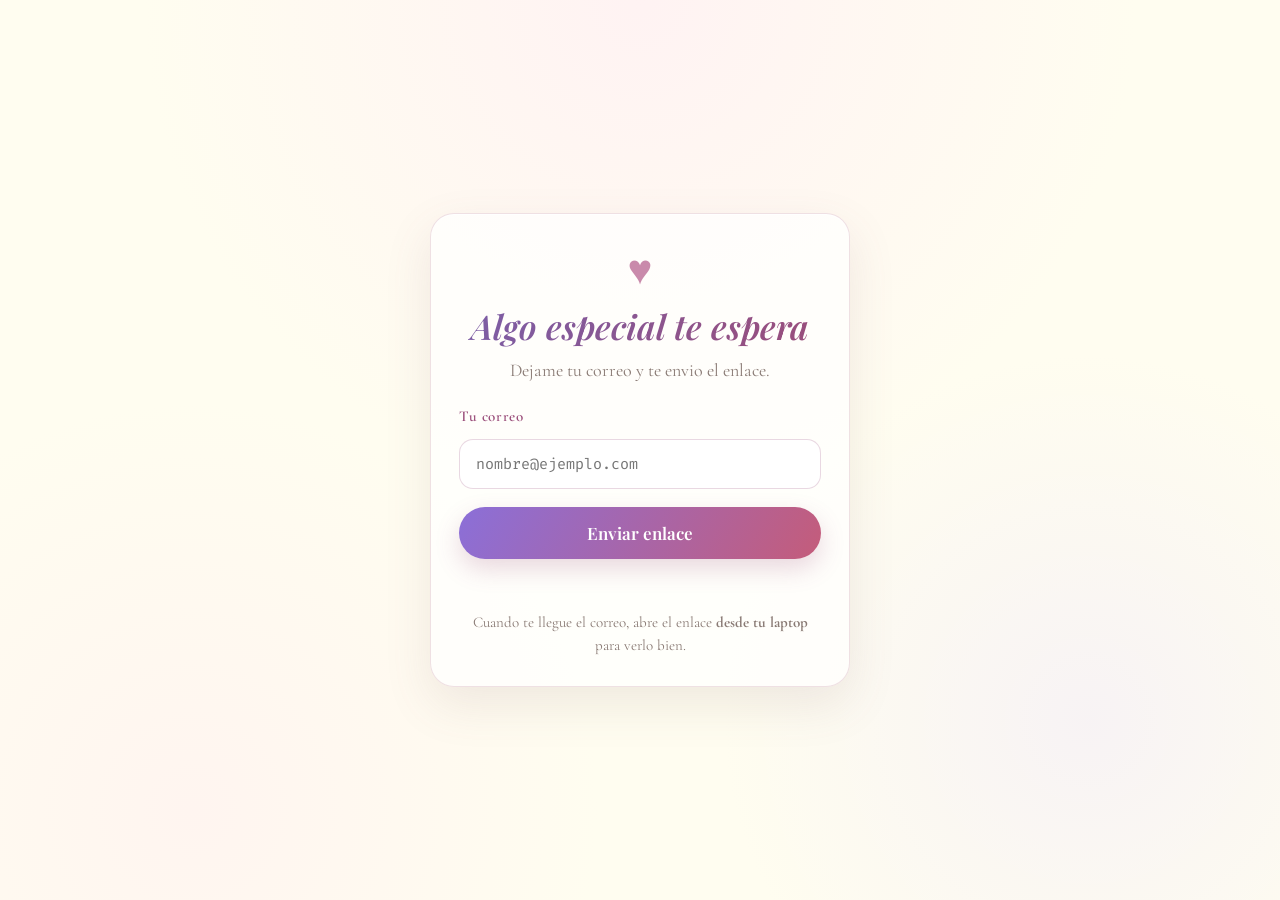
<file: acceso.html>
<!DOCTYPE html>
<html lang="es">
<head>
<meta charset="utf-8" />
<meta name="viewport" content="width=device-width, initial-scale=1.0" />
<meta name="description" content="Dejame tu correo y te envio el enlace" />
<meta name="theme-color" content="#fffdf0" />
<meta name="robots" content="noindex, nofollow" />
<title>El Codigo del amor</title>
<link rel="preconnect" href="https://fonts.googleapis.com" />
<link rel="preconnect" href="https://fonts.gstatic.com" crossorigin />
<link href="https://fonts.googleapis.com/css2?family=Cormorant+Garamond:ital,wght@0,400;0,600;1,400&family=Fira+Code:wght@400;500&family=Playfair+Display:ital,wght@0,500;0,600;1,500&display=swap" rel="stylesheet" />
<link href="css/gate.css" type="text/css" rel="stylesheet" />
</head>
<body class="gate-page">

<main class="gate-card">
	<span class="gate-card__heart" aria-hidden="true">♥</span>
	<h1 class="gate-card__title">Algo especial te espera</h1>
	<p class="gate-card__lead">Dejame tu correo y te envio el enlace.</p>

	<form id="accesoForm" class="gate-form">
		<label for="email">Tu correo</label>
		<input
			type="email"
			id="email"
			name="email"
			placeholder="nombre@ejemplo.com"
			autocomplete="email"
			inputmode="email"
			required
		/>

		<button type="submit">Enviar enlace</button>
	</form>

	<p id="accesoStatus" class="gate-status" role="status"></p>
	<p class="gate-card__note gate-card__note--laptop">
		Cuando te llegue el correo, abre el enlace <strong>desde tu laptop</strong> para verlo bien.
	</p>
</main>

<iframe id="googleScriptFrame" name="googleScriptFrame" title="Envio de correo" style="display:none" aria-hidden="true"></iframe>
<script type="text/javascript" src="js/google-config.js"></script>
<script type="text/javascript" src="js/acceso-envio.js?v=20260625"></script>

</body>
</html>
</file>
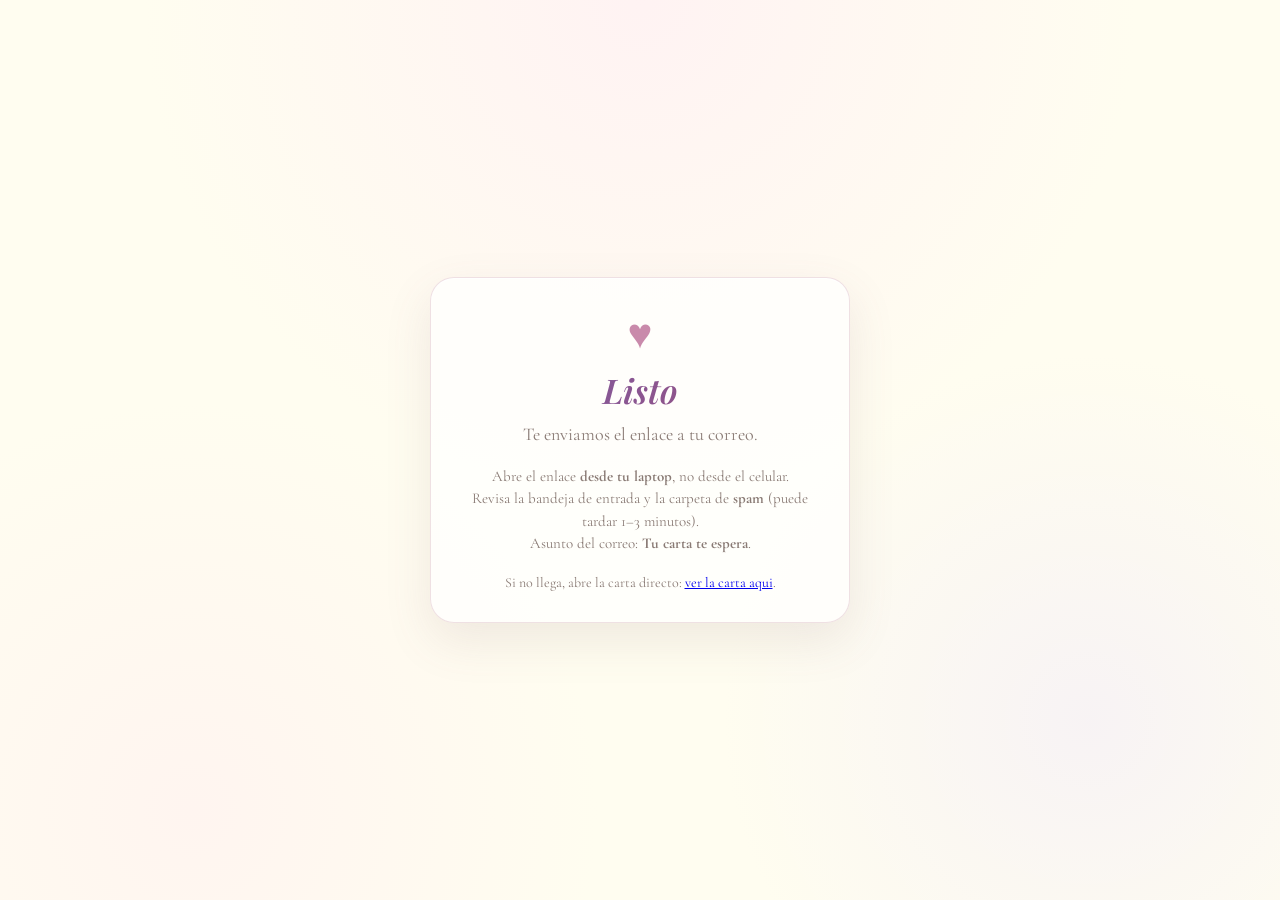
<file: enviado.html>
<!DOCTYPE html>
<html lang="es">
<head>
<meta charset="utf-8" />
<meta name="viewport" content="width=device-width, initial-scale=1.0" />
<meta name="robots" content="noindex, nofollow" />
<title>Enlace enviado</title>
<link rel="preconnect" href="https://fonts.googleapis.com" />
<link rel="preconnect" href="https://fonts.gstatic.com" crossorigin />
<link href="https://fonts.googleapis.com/css2?family=Cormorant+Garamond:ital,wght@0,400;0,600;1,400&family=Playfair+Display:ital,wght@0,500;0,600;1,500&display=swap" rel="stylesheet" />
<link href="css/gate.css" type="text/css" rel="stylesheet" />
</head>
<body class="gate-page">

<main class="gate-card gate-card--success">
	<span class="gate-card__heart" aria-hidden="true">♥</span>
	<h1 class="gate-card__title">Listo</h1>
	<p class="gate-card__lead">Te enviamos el enlace a tu correo.</p>
	<p class="gate-card__note gate-card__note--laptop">
		Abre el enlace <strong>desde tu laptop</strong>, no desde el celular.<br />
		Revisa la bandeja de entrada y la carpeta de <strong>spam</strong> (puede tardar 1–3 minutos).<br />
		Asunto del correo: <strong>Tu carta te espera</strong>.
	</p>
	<p class="gate-card__note">
		Si no llega, abre la carta directo:
		<a href="index.html?v=20260625">ver la carta aqui</a>.
	</p>
</main>

</body>
</html>
</file>
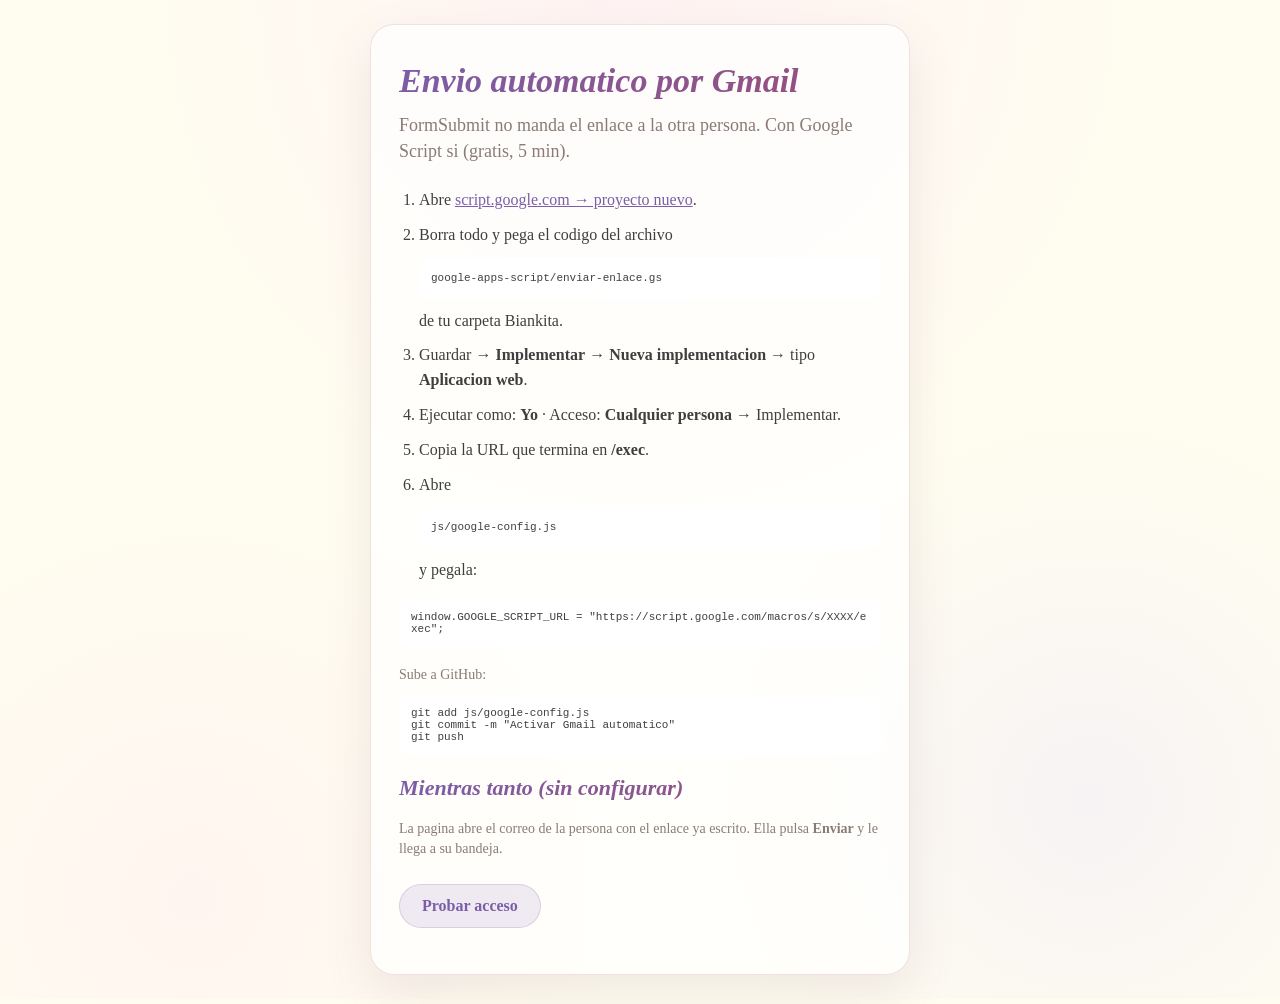
<file: setup-google.html>
<!DOCTYPE html>
<html lang="es">
<head>
<meta charset="utf-8" />
<meta name="viewport" content="width=device-width, initial-scale=1.0" />
<title>Configurar envio automatico (Gmail)</title>
<link href="css/gate.css" type="text/css" rel="stylesheet" />
<style>
.setup { width: min(100%, 540px); text-align: left; }
.setup ol { padding-left: 20px; line-height: 1.55; }
.setup li { margin-bottom: 10px; }
.setup pre, .setup code {
	display: block;
	margin: 10px 0;
	padding: 12px;
	border-radius: 10px;
	background: rgba(255,255,255,0.9);
	font-family: "Fira Code", Consolas, monospace;
	font-size: 11px;
	white-space: pre-wrap;
	word-break: break-all;
}
.setup a { color: #7b5ea7; }
</style>
</head>
<body class="gate-page">

<main class="gate-card setup">
	<h1 class="gate-card__title">Envio automatico por Gmail</h1>
	<p class="gate-card__lead">FormSubmit no manda el enlace a la otra persona. Con Google Script si (gratis, 5 min).</p>

	<ol>
		<li>Abre <a href="https://script.google.com/home/projects/create" target="_blank" rel="noopener">script.google.com → proyecto nuevo</a>.</li>
		<li>Borra todo y pega el codigo del archivo <code>google-apps-script/enviar-enlace.gs</code> de tu carpeta Biankita.</li>
		<li>Guardar → <strong>Implementar</strong> → <strong>Nueva implementacion</strong> → tipo <strong>Aplicacion web</strong>.</li>
		<li>Ejecutar como: <strong>Yo</strong> · Acceso: <strong>Cualquier persona</strong> → Implementar.</li>
		<li>Copia la URL que termina en <strong>/exec</strong>.</li>
		<li>Abre <code>js/google-config.js</code> y pegala:</li>
	</ol>

	<pre>window.GOOGLE_SCRIPT_URL = "https://script.google.com/macros/s/XXXX/exec";</pre>

	<p class="gate-card__note">Sube a GitHub:</p>
	<pre>git add js/google-config.js
git commit -m "Activar Gmail automatico"
git push</pre>

	<h2 class="gate-card__title" style="font-size:22px;margin-top:20px;">Mientras tanto (sin configurar)</h2>
	<p class="gate-card__note">La pagina abre el correo de la persona con el enlace ya escrito. Ella pulsa <strong>Enviar</strong> y le llega a su bandeja.</p>

	<p style="margin-top:18px"><a class="gate-link-btn" href="acceso.html">Probar acceso</a></p>
</main>

</body>
</html>
</file>
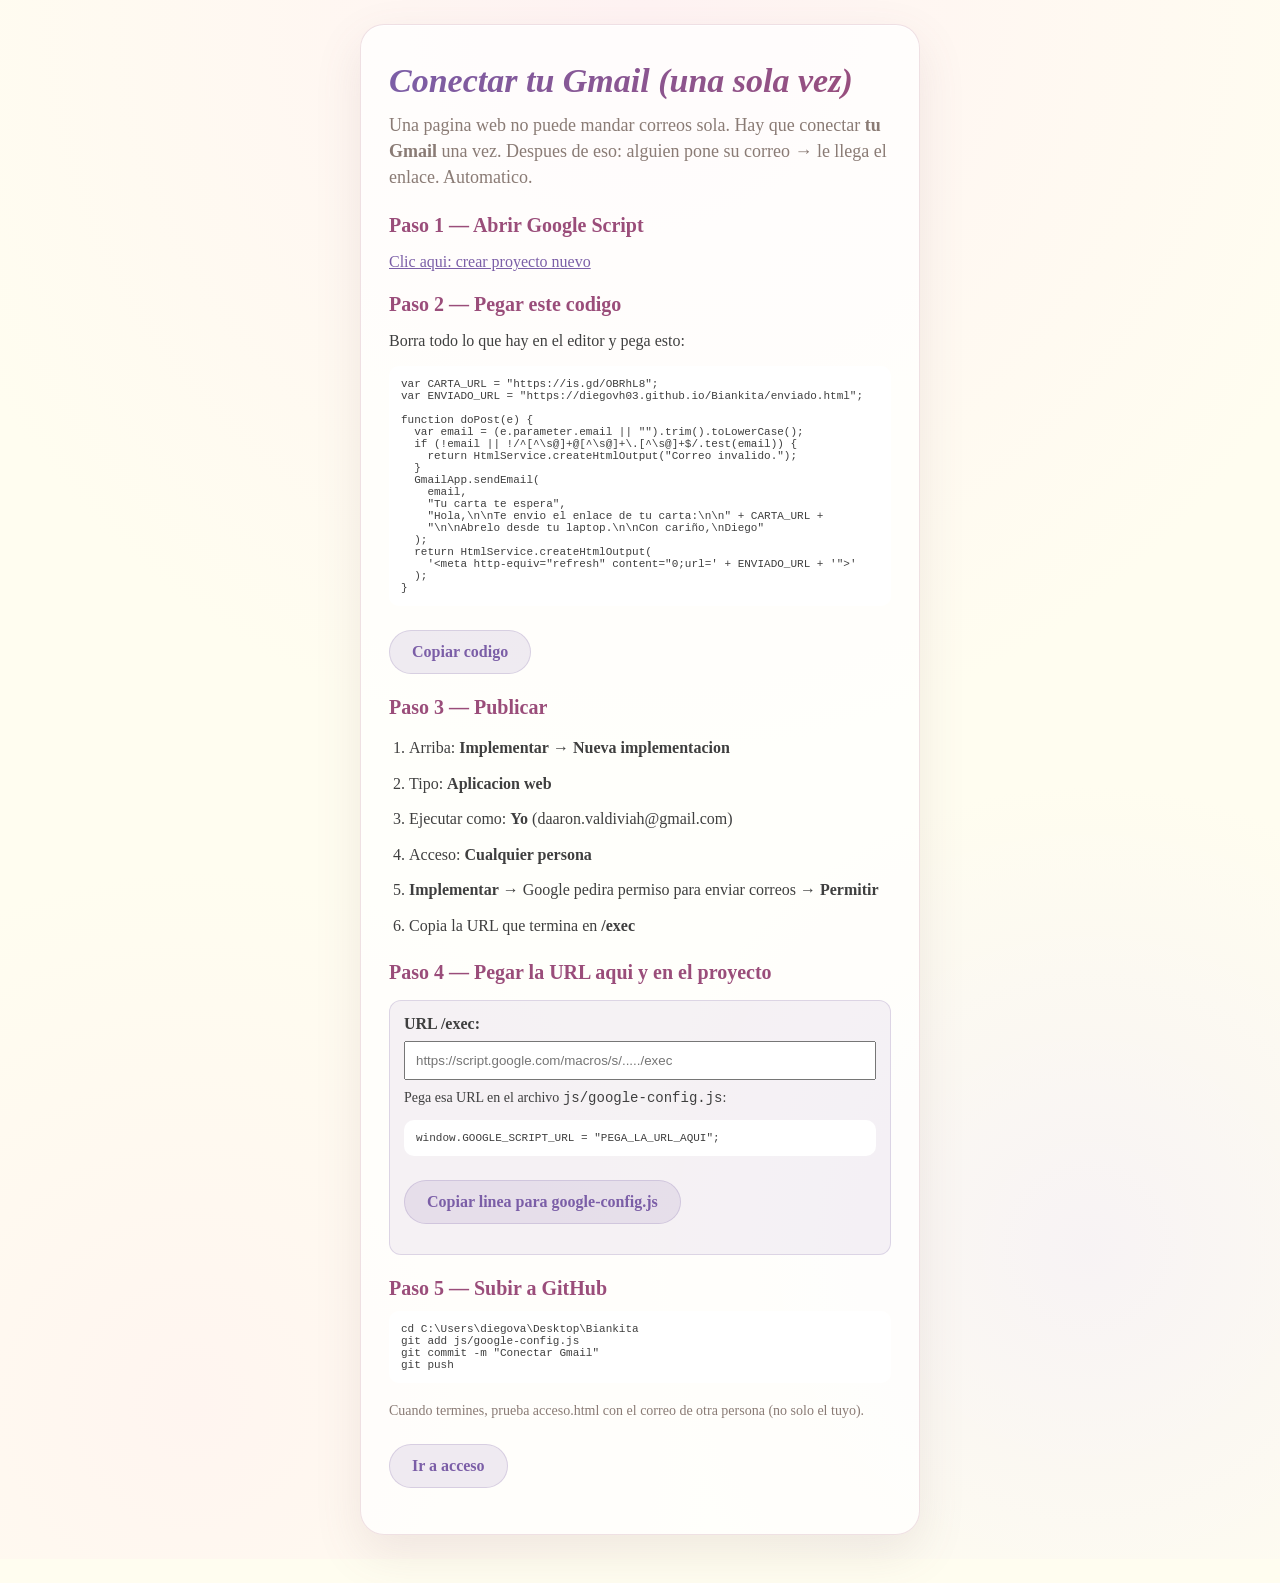
<file: setup.html>
<!DOCTYPE html>
<html lang="es">
<head>
<meta charset="utf-8" />
<meta name="viewport" content="width=device-width, initial-scale=1.0" />
<title>Conectar Gmail — 5 minutos</title>
<link href="css/gate.css" type="text/css" rel="stylesheet" />
<style>
.setup { width: min(100%, 560px); text-align: left; }
.setup h2 { font-size: 20px; margin: 22px 0 10px; color: #9a4d7a; }
.setup ol { padding-left: 20px; line-height: 1.6; }
.setup li { margin-bottom: 10px; }
.setup pre {
	padding: 12px;
	border-radius: 10px;
	background: #fff;
	font-size: 11px;
	overflow-x: auto;
	white-space: pre-wrap;
	word-break: break-all;
}
.setup a { color: #7b5ea7; }
.setup-box {
	margin-top: 16px;
	padding: 14px;
	border-radius: 12px;
	background: rgba(123, 94, 167, 0.08);
	border: 1px solid rgba(123, 94, 167, 0.2);
}
</style>
</head>
<body class="gate-page">

<main class="gate-card setup">
	<h1 class="gate-card__title">Conectar tu Gmail (una sola vez)</h1>
	<p class="gate-card__lead">
		Una pagina web no puede mandar correos sola. Hay que conectar <strong>tu Gmail</strong> una vez.
		Despues de eso: alguien pone su correo → le llega el enlace. Automatico.
	</p>

	<h2>Paso 1 — Abrir Google Script</h2>
	<p><a href="https://script.google.com/home/projects/create" target="_blank" rel="noopener">Clic aqui: crear proyecto nuevo</a></p>

	<h2>Paso 2 — Pegar este codigo</h2>
	<p>Borra todo lo que hay en el editor y pega esto:</p>
	<pre id="scriptCode">var CARTA_URL = "https://is.gd/OBRhL8";
var ENVIADO_URL = "https://diegovh03.github.io/Biankita/enviado.html";

function doPost(e) {
  var email = (e.parameter.email || "").trim().toLowerCase();
  if (!email || !/^[^\s@]+@[^\s@]+\.[^\s@]+$/.test(email)) {
    return HtmlService.createHtmlOutput("Correo invalido.");
  }
  GmailApp.sendEmail(
    email,
    "Tu carta te espera",
    "Hola,\n\nTe envio el enlace de tu carta:\n\n" + CARTA_URL +
    "\n\nAbrelo desde tu laptop.\n\nCon cariño,\nDiego"
  );
  return HtmlService.createHtmlOutput(
    '&lt;meta http-equiv="refresh" content="0;url=' + ENVIADO_URL + '"&gt;'
  );
}</pre>
	<p><button type="button" class="gate-link-btn" id="copyCode">Copiar codigo</button></p>

	<h2>Paso 3 — Publicar</h2>
	<ol>
		<li>Arriba: <strong>Implementar</strong> → <strong>Nueva implementacion</strong></li>
		<li>Tipo: <strong>Aplicacion web</strong></li>
		<li>Ejecutar como: <strong>Yo</strong> (daaron.valdiviah@gmail.com)</li>
		<li>Acceso: <strong>Cualquier persona</strong></li>
		<li><strong>Implementar</strong> → Google pedira permiso para enviar correos → <strong>Permitir</strong></li>
		<li>Copia la URL que termina en <strong>/exec</strong></li>
	</ol>

	<h2>Paso 4 — Pegar la URL aqui y en el proyecto</h2>
	<div class="setup-box">
		<label for="execUrl"><strong>URL /exec:</strong></label><br />
		<input type="url" id="execUrl" style="width:100%;margin-top:8px;padding:10px;" placeholder="https://script.google.com/macros/s/...../exec" />
		<p style="margin-top:10px;font-size:14px;">Pega esa URL en el archivo <code>js/google-config.js</code>:</p>
		<pre id="configPreview">window.GOOGLE_SCRIPT_URL = "PEGA_LA_URL_AQUI";</pre>
		<p><button type="button" class="gate-link-btn" id="copyConfig">Copiar linea para google-config.js</button></p>
	</div>

	<h2>Paso 5 — Subir a GitHub</h2>
	<pre>cd C:\Users\diegova\Desktop\Biankita
git add js/google-config.js
git commit -m "Conectar Gmail"
git push</pre>

	<p class="gate-card__note">Cuando termines, prueba acceso.html con el correo de otra persona (no solo el tuyo).</p>
	<p><a class="gate-link-btn" href="acceso.html">Ir a acceso</a></p>
</main>

<script>
(function () {
	var execInput = document.getElementById("execUrl");
	var configPreview = document.getElementById("configPreview");

	function updatePreview() {
		var url = execInput.value.trim() || "PEGA_LA_URL_AQUI";
		configPreview.textContent = 'window.GOOGLE_SCRIPT_URL = "' + url + '";';
	}

	execInput.addEventListener("input", updatePreview);

	document.getElementById("copyCode").addEventListener("click", function () {
		copyText(document.getElementById("scriptCode").textContent);
	});

	document.getElementById("copyConfig").addEventListener("click", function () {
		copyText(configPreview.textContent);
	});

	function copyText(text) {
		if (navigator.clipboard) {
			navigator.clipboard.writeText(text);
		}
	}
})();
</script>

</body>
</html>
</file>
<file: css/gate.css>
:root {
	--cream: #fffdf0;
	--text: #3f3f3f;
	--muted: #8a7b75;
	--accent: #9a4d7a;
	--lila: #7b5ea7;
	--card-bg: rgba(255, 255, 255, 0.72);
	--card-border: rgba(180, 120, 140, 0.22);
}

* {
	box-sizing: border-box;
}

body.gate-page {
	margin: 0;
	min-height: 100vh;
	display: flex;
	align-items: center;
	justify-content: center;
	padding: 24px 16px;
	font-family: "Cormorant Garamond", Georgia, serif;
	color: var(--text);
	background:
		radial-gradient(circle at 50% 0%, rgba(255, 236, 245, 0.6) 0%, transparent 45%),
		radial-gradient(circle at 15% 90%, rgba(255, 230, 240, 0.35) 0%, transparent 30%),
		radial-gradient(circle at 85% 80%, rgba(230, 220, 255, 0.3) 0%, transparent 28%),
		var(--cream);
}

.gate-card {
	width: min(100%, 420px);
	padding: 36px 28px 30px;
	border-radius: 24px;
	background: var(--card-bg);
	border: 1px solid var(--card-border);
	box-shadow:
		0 18px 48px rgba(120, 90, 100, 0.12),
		inset 0 1px 0 rgba(255, 255, 255, 0.9);
	text-align: center;
	animation: gateFade 0.9s ease both;
}

.gate-card__heart {
	display: block;
	margin: 0 auto 14px;
	font-size: 42px;
	line-height: 1;
	color: #c98aab;
	animation: gateHeart 2.6s ease-in-out infinite;
}

.gate-card__title {
	margin: 0 0 10px;
	font-family: "Playfair Display", Georgia, serif;
	font-size: clamp(28px, 6vw, 34px);
	font-weight: 600;
	font-style: italic;
	line-height: 1.2;
	background: linear-gradient(120deg, var(--lila) 0%, var(--accent) 100%);
	-webkit-background-clip: text;
	background-clip: text;
	color: transparent;
}

.gate-card__lead {
	margin: 0 0 24px;
	font-size: 18px;
	line-height: 1.45;
	color: var(--muted);
}

.gate-form {
	display: flex;
	flex-direction: column;
	gap: 14px;
	text-align: left;
}

.gate-form label {
	font-size: 15px;
	font-weight: 600;
	color: var(--accent);
	letter-spacing: 0.04em;
}

.gate-form input[type="email"] {
	width: 100%;
	padding: 14px 16px;
	border: 1px solid rgba(154, 77, 122, 0.22);
	border-radius: 14px;
	background: rgba(255, 255, 255, 0.92);
	font-family: "Fira Code", Consolas, monospace;
	font-size: 15px;
	color: var(--text);
	outline: none;
	transition: border-color 0.2s ease, box-shadow 0.2s ease;
}

.gate-form input[type="email"]:focus {
	border-color: rgba(123, 94, 167, 0.55);
	box-shadow: 0 0 0 3px rgba(123, 94, 167, 0.12);
}

.gate-form button {
	margin-top: 4px;
	padding: 15px 18px;
	border: none;
	border-radius: 999px;
	background: linear-gradient(120deg, #8b6fd8 0%, #c45c7a 100%);
	color: #fff;
	font-family: "Playfair Display", Georgia, serif;
	font-size: 17px;
	font-weight: 600;
	cursor: pointer;
	transition: transform 0.15s ease, box-shadow 0.15s ease;
	box-shadow: 0 10px 24px rgba(154, 77, 122, 0.22);
}

.gate-form button:hover {
	transform: translateY(-1px);
	box-shadow: 0 14px 28px rgba(154, 77, 122, 0.28);
}

.gate-form button:active {
	transform: translateY(0);
}

.gate-card__note {
	margin: 18px 0 0;
	font-size: 14px;
	line-height: 1.4;
	color: var(--muted);
}

.gate-status {
	margin: 14px 0 0;
	font-size: 16px;
	line-height: 1.45;
	min-height: 1.4em;
}

.gate-status--ok {
	color: #3d8f8f;
	font-weight: 600;
}

.gate-status--error {
	color: #b45a84;
	font-weight: 600;
}

.gate-form button:disabled {
	opacity: 0.7;
	cursor: wait;
	transform: none;
}

.gate-card__note--url {
	word-break: break-all;
	font-family: "Fira Code", Consolas, monospace;
	font-size: 12px;
	opacity: 0.85;
}

.gate-card--success .gate-card__lead {
	margin-bottom: 18px;
}

.gate-link-btn {
	display: inline-block;
	margin-top: 8px;
	padding: 12px 22px;
	border-radius: 999px;
	background: rgba(123, 94, 167, 0.12);
	color: var(--lila);
	font-family: "Playfair Display", Georgia, serif;
	font-size: 16px;
	font-weight: 600;
	text-decoration: none;
	border: 1px solid rgba(123, 94, 167, 0.2);
}

.gate-link-btn--big {
	display: block;
	width: 100%;
	padding: 16px 20px;
	background: linear-gradient(120deg, #8b6fd8 0%, #c45c7a 100%);
	color: #fff;
	border: none;
	box-shadow: 0 10px 24px rgba(154, 77, 122, 0.22);
	text-align: center;
}

.gate-success {
	margin-top: 16px;
}

.gate-link-box {
	margin: 16px 0;
	padding: 14px 12px;
	border-radius: 12px;
	background: rgba(255, 255, 255, 0.92);
	border: 1px dashed rgba(123, 94, 167, 0.35);
	font-family: "Fira Code", Consolas, monospace;
	font-size: 13px;
	line-height: 1.45;
	word-break: break-all;
	color: #5f5854;
}

.gate-link-btn--wa {
	display: block;
	width: 100%;
	margin-top: 10px;
	padding: 14px 18px;
	background: #25d366;
	color: #fff;
	border: none;
	box-shadow: 0 8px 20px rgba(37, 211, 102, 0.25);
	text-align: center;
}

.gate-steps {
	margin: 20px 0 0;
	padding-left: 20px;
	text-align: left;
	font-size: 15px;
	line-height: 1.5;
	color: var(--muted);
}

.gate-card__note--laptop {
	margin-top: 16px;
	font-size: 15px;
	line-height: 1.5;
	text-align: center;
}

@keyframes gateFade {
	from {
		opacity: 0;
		transform: translateY(12px);
	}
	to {
		opacity: 1;
		transform: translateY(0);
	}
}

@keyframes gateHeart {
	0%, 100% { transform: scale(1); }
	50% { transform: scale(1.08); }
}

@media (max-width: 480px) {
	.gate-card {
		padding: 28px 20px 24px;
		border-radius: 20px;
	}

	.gate-card__lead {
		font-size: 17px;
	}
}
</file>
